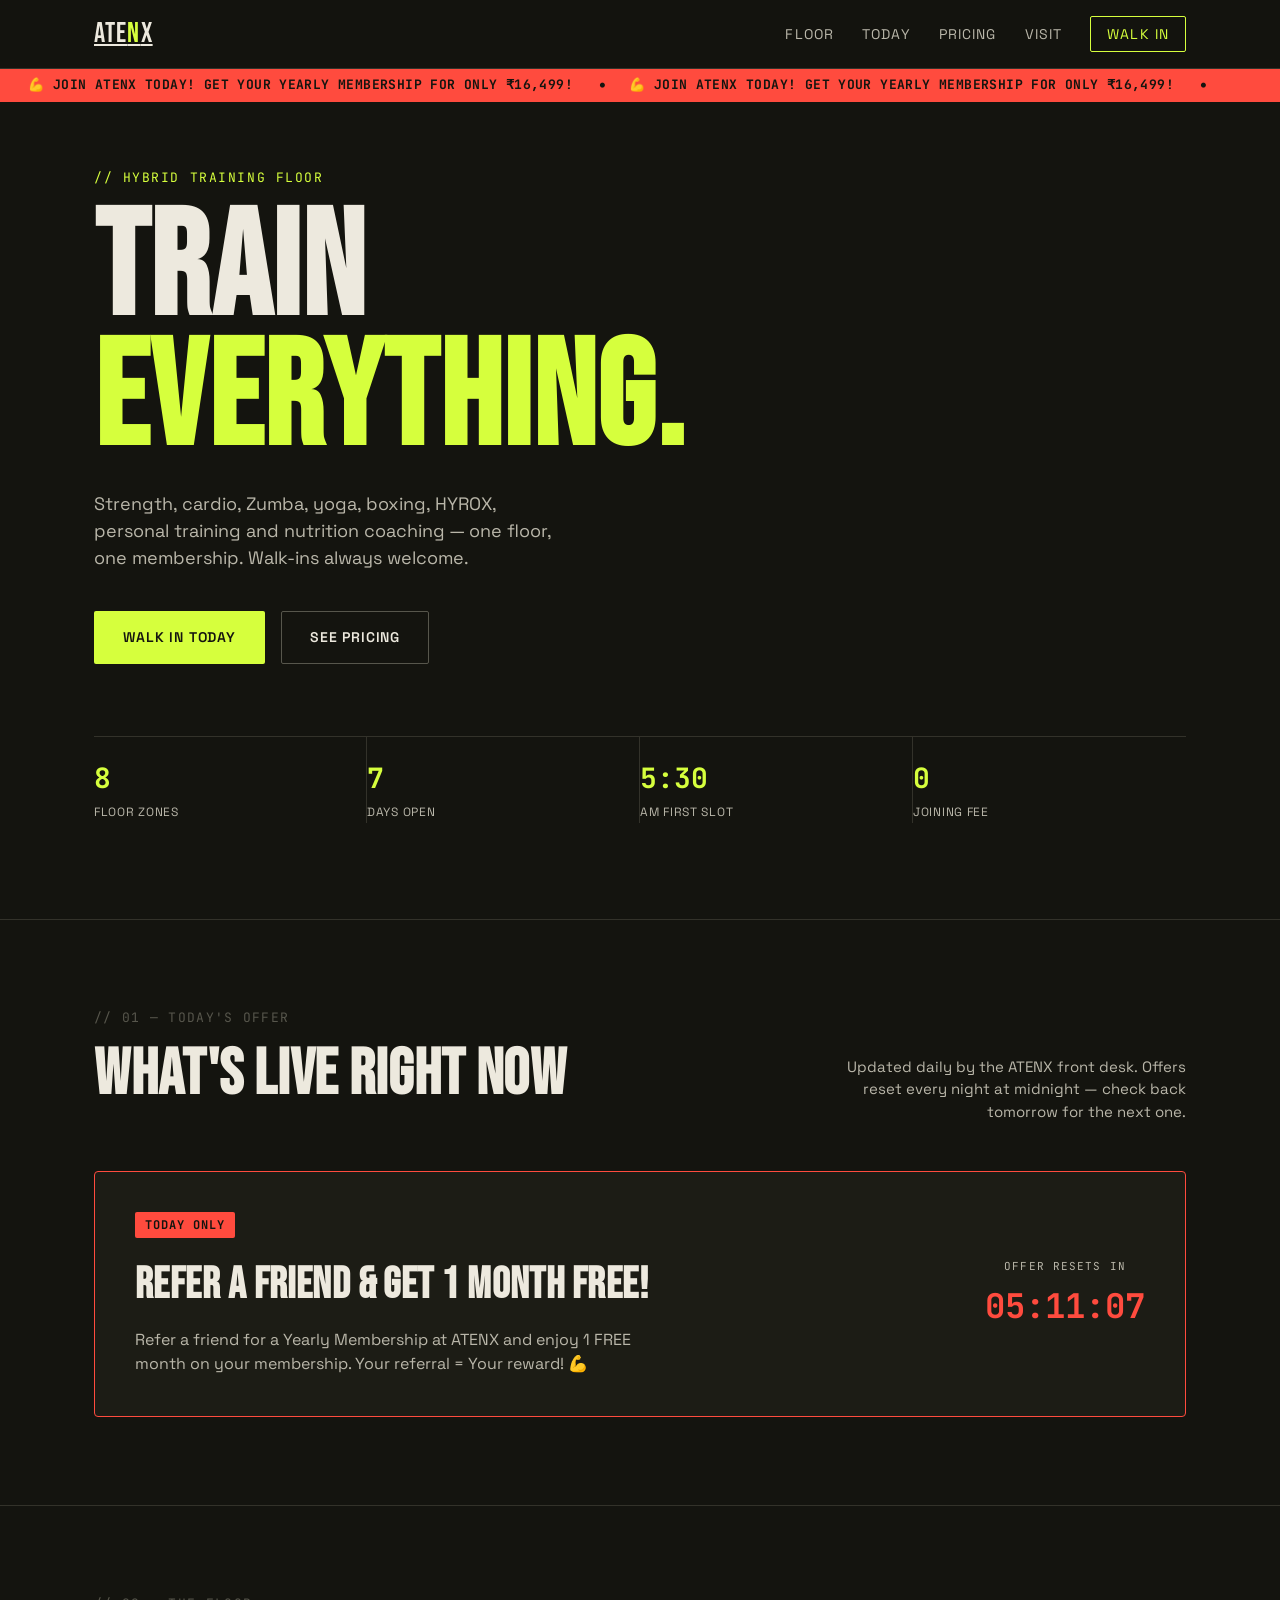
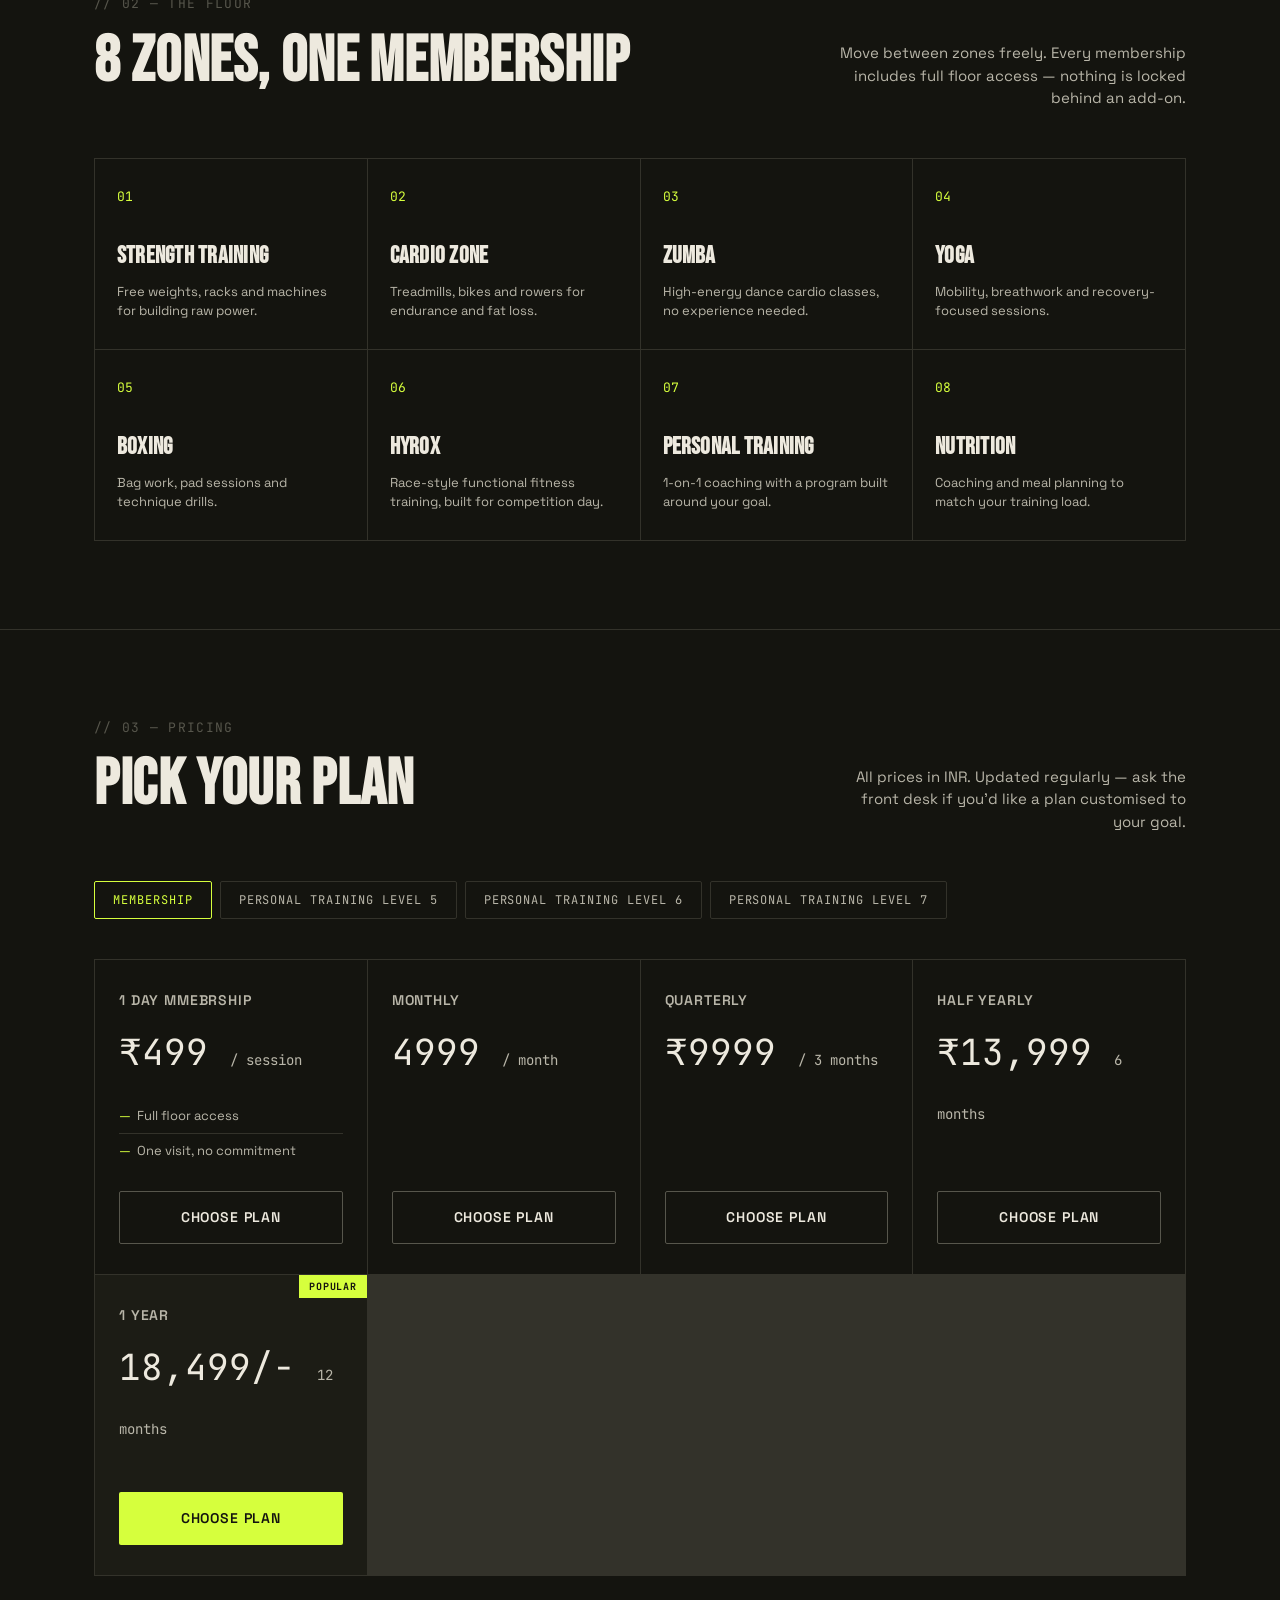
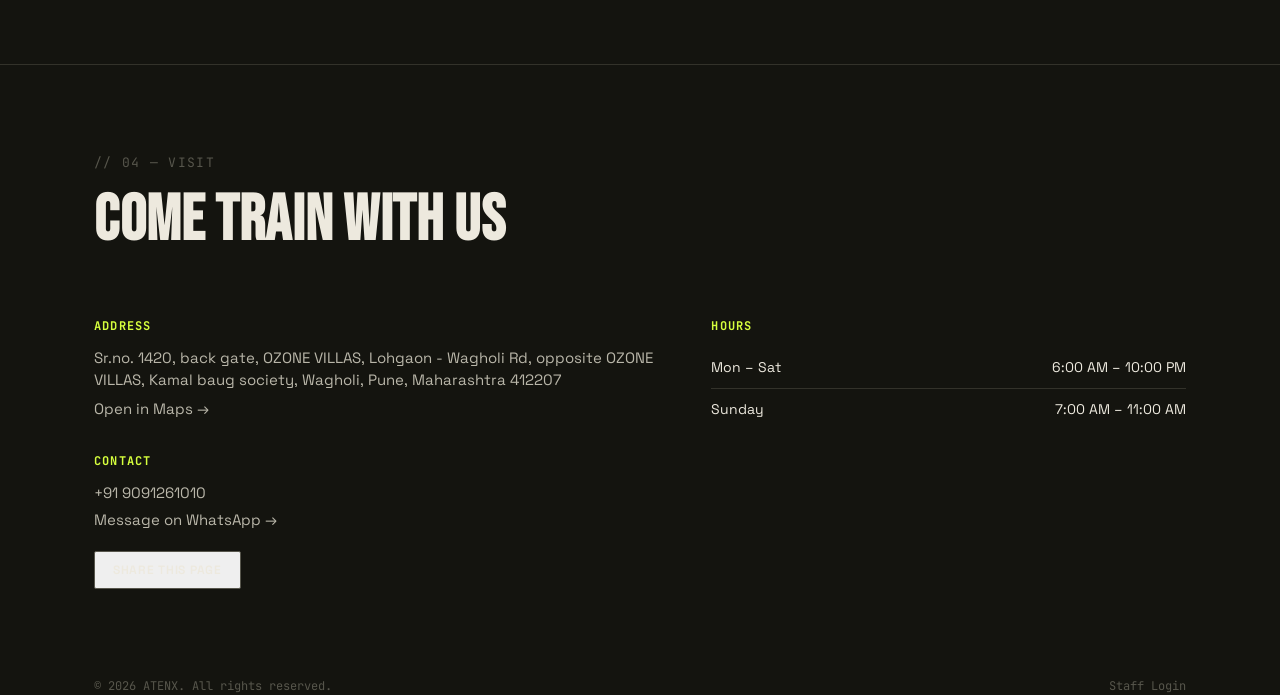
<file: index.html>
<!DOCTYPE html>
<html lang="en">
<head>
<meta charset="UTF-8">
<meta name="viewport" content="width=device-width, initial-scale=1.0">
<title>ATENX — Strength, Conditioning &amp; Everything Between</title>
<meta name="description" content="ATENX is a hybrid training floor for strength, cardio, Zumba, yoga, boxing, HYROX, personal training and nutrition coaching. Walk in today.">
<link rel="icon" href="data:,">
<link rel="stylesheet" href="style.css">
</head>
<body>

<nav class="nav">
  <div class="wrap">
    <a href="#top" class="nav-mark">ATE<span>N</span>X</a>
    <ul class="nav-links">
      <li><a href="#zones">Floor</a></li>
      <li><a href="#offer">Today</a></li>
      <li><a href="#pricing">Pricing</a></li>
      <li><a href="#visit">Visit</a></li>
      <li><a href="#visit" class="nav-cta">Walk In</a></li>
    </ul>
    <button class="nav-toggle" id="navToggle" aria-label="Open menu">MENU</button>
  </div>
</nav>

<div class="mobile-menu" id="mobileMenu">
  <div class="mobile-menu-top">
    <span class="nav-mark">ATE<span>N</span>X</span>
    <button class="close-x" id="navClose" aria-label="Close menu">CLOSE ✕</button>
  </div>
  <a href="#zones">Floor</a>
  <a href="#offer">Today</a>
  <a href="#pricing">Pricing</a>
  <a href="#visit">Visit</a>
</div>

<div class="ticker-bar">
  <div class="ticker-track" id="tickerTrack"></div>
</div>

<main id="top">

  <section class="hero">
    <div class="wrap">
      <div class="hero-eyebrow">// HYBRID TRAINING FLOOR</div>
      <h1>TRAIN<br><em>EVERYTHING.</em></h1>
      <p class="hero-sub">Strength, cardio, Zumba, yoga, boxing, HYROX, personal training and nutrition coaching — one floor, one membership. Walk-ins always welcome.</p>
      <div class="hero-actions">
        <a href="#visit" class="btn btn-volt">Walk In Today</a>
        <a href="#pricing" class="btn btn-outline">See Pricing</a>
      </div>
      <div class="hero-stats">
        <div><b>8</b><span>Floor Zones</span></div>
        <div><b>7</b><span>Days Open</span></div>
        <div><b>5:30</b><span>AM First Slot</span></div>
        <div><b>0</b><span>Joining Fee</span></div>
      </div>
    </div>
  </section>

  <section class="section" id="offer">
    <div class="wrap">
      <div class="section-head">
        <div>
          <div class="section-num">// 01 — TODAY'S OFFER</div>
          <h2>What's live right now</h2>
        </div>
        <p class="section-note">Updated daily by the ATENX front desk. Offers reset every night at midnight — check back tomorrow for the next one.</p>
      </div>
      <div class="offer-card">
        <div>
          <span class="offer-tag" id="offerTag">TODAY ONLY</span>
          <h3 id="offerTitle">Loading today's offer…</h3>
          <p id="offerDesc"></p>
        </div>
        <div class="offer-countdown">
          <div class="cd-label">Offer resets in</div>
          <div class="cd-time" id="cdTime">--:--:--</div>
        </div>
      </div>
    </div>
  </section>

  <section class="section" id="zones">
    <div class="wrap">
      <div class="section-head">
        <div>
          <div class="section-num">// 02 — THE FLOOR</div>
          <h2>8 zones, one membership</h2>
        </div>
        <p class="section-note">Move between zones freely. Every membership includes full floor access — nothing is locked behind an add-on.</p>
      </div>
      <div class="zones">
        <div class="zone">
          <span class="zone-id">01</span>
          <div><h4>Strength Training</h4><p>Free weights, racks and machines for building raw power.</p></div>
        </div>
        <div class="zone">
          <span class="zone-id">02</span>
          <div><h4>Cardio Zone</h4><p>Treadmills, bikes and rowers for endurance and fat loss.</p></div>
        </div>
        <div class="zone">
          <span class="zone-id">03</span>
          <div><h4>Zumba</h4><p>High-energy dance cardio classes, no experience needed.</p></div>
        </div>
        <div class="zone">
          <span class="zone-id">04</span>
          <div><h4>Yoga</h4><p>Mobility, breathwork and recovery-focused sessions.</p></div>
        </div>
        <div class="zone">
          <span class="zone-id">05</span>
          <div><h4>Boxing</h4><p>Bag work, pad sessions and technique drills.</p></div>
        </div>
        <div class="zone">
          <span class="zone-id">06</span>
          <div><h4>HYROX</h4><p>Race-style functional fitness training, built for competition day.</p></div>
        </div>
        <div class="zone">
          <span class="zone-id">07</span>
          <div><h4>Personal Training</h4><p>1-on-1 coaching with a program built around your goal.</p></div>
        </div>
        <div class="zone">
          <span class="zone-id">08</span>
          <div><h4>Nutrition</h4><p>Coaching and meal planning to match your training load.</p></div>
        </div>
      </div>
    </div>
  </section>

  <section class="section" id="pricing">
    <div class="wrap">
      <div class="section-head">
        <div>
          <div class="section-num">// 03 — PRICING</div>
          <h2>Pick your plan</h2>
        </div>
        <p class="section-note">All prices in INR. Updated regularly — ask the front desk if you'd like a plan customised to your goal.</p>
      </div>
      <div class="price-tabs" id="priceTabs"></div>
      <div class="price-grid" id="priceGrid"></div>
    </div>
  </section>

  <section class="section" id="visit" style="border-bottom:none;">
    <div class="wrap">
      <div class="section-head">
        <div>
          <div class="section-num">// 04 — VISIT</div>
          <h2>Come train with us</h2>
        </div>
      </div>
      <div class="visit-grid">
        <div class="visit-block">
          <h4>Address</h4>
          <p id="visitAddress">—</p>
          <p style="margin-top:6px;"><a id="visitMap" href="#" target="_blank" rel="noopener">Open in Maps →</a></p>
          <h4 style="margin-top:32px;">Contact</h4>
          <p><a id="visitPhone" href="#">—</a></p>
          <p style="margin-top:4px;"><a id="visitWhatsapp" href="#" target="_blank" rel="noopener">Message on WhatsApp →</a></p>
          <div class="share-row">
            <button class="btn btn-outline" id="shareBtn" style="padding:10px 18px; font-size:12px;">Share this page</button>
          </div>
        </div>
        <div class="visit-block">
          <h4>Hours</h4>
          <div id="visitHours"></div>
        </div>
      </div>
    </div>
  </section>

</main>

<footer class="wrap">
  <span>© <span id="year"></span> ATENX. All rights reserved.</span>
  <a href="admin.html">Staff Login</a>
</footer>

<script src="script.js"></script>
</body>
</html>
</file>
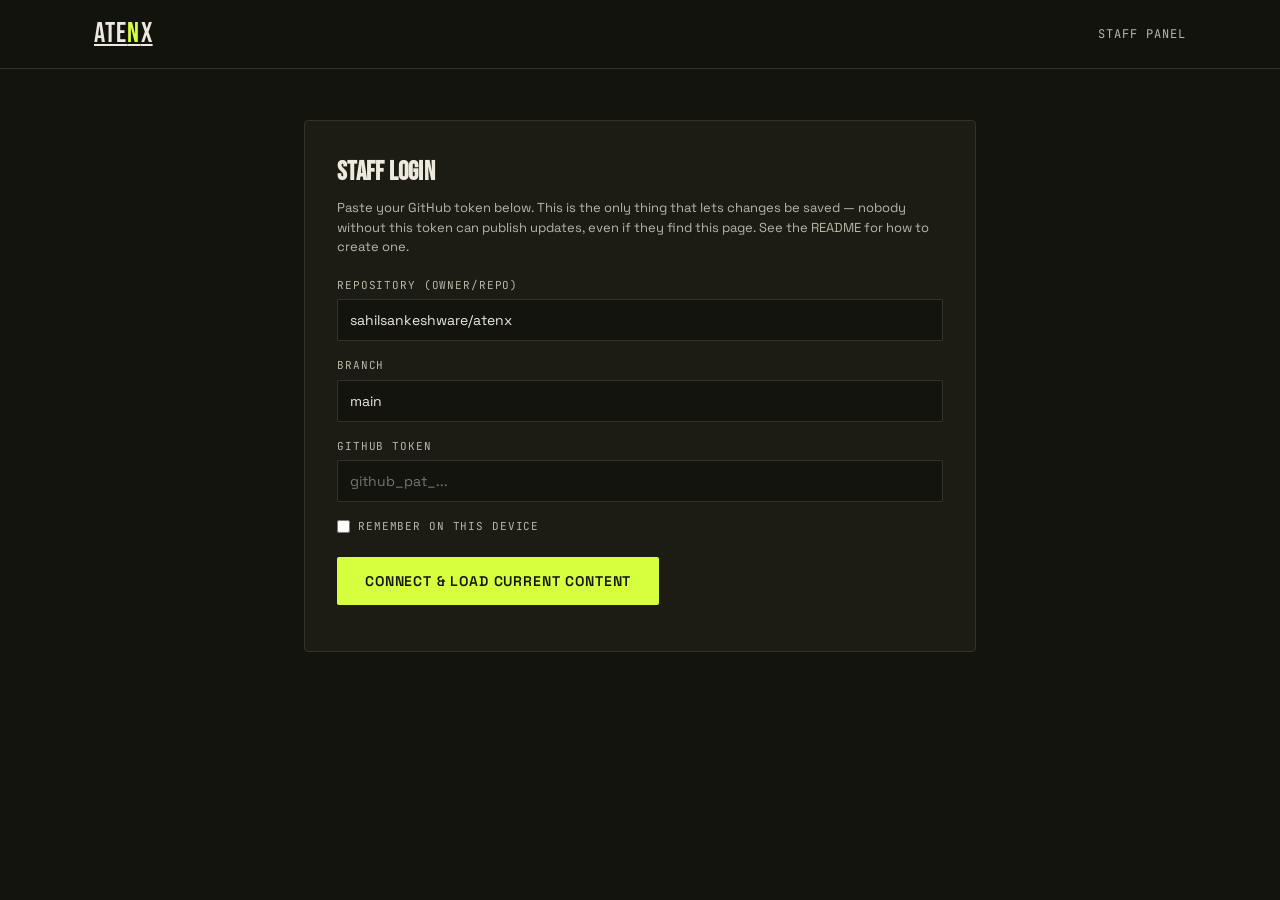
<file: admin.html>
<!DOCTYPE html>
<html lang="en">
<head>
<meta charset="UTF-8">
<meta name="viewport" content="width=device-width, initial-scale=1.0">
<meta name="robots" content="noindex, nofollow">
<title>ATENX — Staff Panel</title>
<link rel="icon" href="data:,">
<link rel="stylesheet" href="style.css">
<style>
  .admin-wrap { max-width: 720px; margin: 0 auto; padding: 120px 24px 80px; }
  .admin-card { background: var(--ink-2); border: 1px solid var(--line); border-radius: 4px; padding: 32px; margin-bottom: 24px; }
  .admin-card h3 { font-family: var(--display); font-size: 26px; letter-spacing: 0.01em; margin-bottom: 6px; }
  .admin-hint { font-size: 13px; color: var(--paper-dim); margin-bottom: 20px; }
  label { display: block; font-family: var(--mono); font-size: 11px; text-transform: uppercase; letter-spacing: 0.08em; color: var(--paper-dim); margin: 16px 0 6px; }
  label:first-of-type { margin-top: 0; }
  input[type=text], input[type=password], textarea {
    width: 100%; background: var(--ink); border: 1px solid var(--line); color: var(--paper);
    font-family: var(--body); font-size: 14px; padding: 11px 12px; border-radius: 2px;
  }
  textarea { resize: vertical; font-family: var(--mono); font-size: 13px; }
  input:focus, textarea:focus { outline: none; border-color: var(--volt); }
  .row2 { display: grid; grid-template-columns: 1fr 1fr; gap: 16px; }
  .checkbox-row { display: flex; align-items: center; gap: 8px; margin-top: 16px; }
  .checkbox-row input { width: auto; }
  .checkbox-row label { margin: 0; }
  #statusMsg { font-family: var(--mono); font-size: 13px; margin-top: 16px; min-height: 18px; }
  #statusMsg.ok { color: var(--volt); }
  #statusMsg.err { color: var(--ember); }
  .plan-block { border-top: 1px solid var(--line); padding-top: 16px; margin-top: 16px; }
  .cat-block { border: 1px solid var(--line); border-radius: 2px; padding: 20px; margin-top: 20px; }
  .cat-head { display: flex; justify-content: space-between; align-items: center; }
  .small-btn { font-family: var(--mono); font-size: 11px; background: none; border: 1px solid var(--steel); color: var(--paper-dim); padding: 6px 10px; border-radius: 2px; cursor: pointer; }
  .small-btn:hover { border-color: var(--volt); color: var(--volt); }
  .danger-btn:hover { border-color: var(--ember); color: var(--ember); }
  #app { display: none; }
</style>
</head>
<body>

<nav class="nav">
  <div class="wrap">
    <a href="index.html" class="nav-mark">ATE<span>N</span>X</a>
    <span style="font-family: var(--mono); font-size: 12px; color: var(--paper-dim); text-transform: uppercase; letter-spacing: 0.08em;">Staff Panel</span>
  </div>
</nav>

<div class="admin-wrap">

  <div class="admin-card" id="gate">
    <h3>Staff login</h3>
    <p class="admin-hint">
      Paste your GitHub token below. This is the only thing that lets changes be saved — nobody without
      this token can publish updates, even if they find this page. See the README for how to create one.
    </p>
    <label for="ownerRepo">Repository (owner/repo)</label>
    <input type="text" id="ownerRepo" placeholder="sahilsankeshware/atenx" value="sahilsankeshware/atenx">
    <label for="branchName">Branch</label>
    <input type="text" id="branchName" placeholder="main" value="main">
    <label for="tokenInput">GitHub token</label>
    <input type="password" id="tokenInput" placeholder="github_pat_...">
    <div class="checkbox-row">
      <input type="checkbox" id="rememberToken">
      <label for="rememberToken">Remember on this device</label>
    </div>
    <div style="margin-top: 22px;">
      <button class="btn btn-volt" id="connectBtn" style="border:none; cursor:pointer;">Connect &amp; load current content</button>
    </div>
    <div id="gateStatus" style="font-family: var(--mono); font-size: 13px; margin-top: 14px;"></div>
  </div>

  <div id="app">

    <div class="admin-card">
      <h3>Today's offer</h3>
      <p class="admin-hint">Shown as the highlighted banner and the scrolling ticker will include it automatically if you add it below too.</p>
      <label for="offerTag">Tag (small label)</label>
      <input type="text" id="offerTag">
      <label for="offerTitle">Title</label>
      <input type="text" id="offerTitle">
      <label for="offerDesc">Description</label>
      <textarea id="offerDesc" rows="3"></textarea>
    </div>

    <div class="admin-card">
      <h3>Scrolling ticker</h3>
      <p class="admin-hint">One offer per line — this scrolls at the top of the site.</p>
      <textarea id="tickerText" rows="5"></textarea>
    </div>

    <div class="admin-card">
      <h3>Pricing</h3>
      <p class="admin-hint">Edit categories and plans. Use the buttons to add or remove a category or plan.</p>
      <div id="pricingEditor"></div>
      <div style="margin-top:18px;">
        <button class="small-btn" id="addCategoryBtn" type="button">+ Add category</button>
      </div>
    </div>

    <div class="admin-card">
      <h3>Gym info</h3>
      <div class="row2">
        <div><label for="giPhone">Phone</label><input type="text" id="giPhone"></div>
        <div><label for="giWhatsapp">WhatsApp number (digits, country code)</label><input type="text" id="giWhatsapp"></div>
      </div>
      <label for="giAddress">Address</label>
      <input type="text" id="giAddress">
      <label for="giMap">Map link</label>
      <input type="text" id="giMap">
      <label for="giHours">Hours — one line each, format: Days | Time</label>
      <textarea id="giHours" rows="3" placeholder="Mon – Sat | 5:30 AM – 10:30 PM&#10;Sunday | 7:00 AM – 1:00 PM"></textarea>
    </div>

    <div class="admin-card">
      <button class="btn btn-volt" id="saveBtn" style="border:none; cursor:pointer; width:100%;">Publish changes to the live site</button>
      <div id="statusMsg"></div>
    </div>

  </div>

</div>

<script src="admin.js"></script>
</body>
</html>
</file>
<file: style.css>
@import url('https://fonts.googleapis.com/css2?family=Bebas+Neue&family=Space+Grotesk:wght@400;500;600;700&family=JetBrains+Mono:wght@400;500;700&display=swap');

:root {
  --ink: #14140f;
  --ink-2: #1c1c15;
  --paper: #ede9de;
  --paper-dim: #b9b6a9;
  --volt: #d6ff3d;
  --ember: #ff4b3e;
  --steel: #57564c;
  --line: #33322a;
  --display: 'Bebas Neue', sans-serif;
  --body: 'Space Grotesk', sans-serif;
  --mono: 'JetBrains Mono', monospace;
}

* { box-sizing: border-box; margin: 0; padding: 0; }

html { scroll-behavior: smooth; }

@media (prefers-reduced-motion: reduce) {
  html { scroll-behavior: auto; }
  * { animation-duration: 0.01ms !important; animation-iteration-count: 1 !important; transition-duration: 0.01ms !important; }
}

body {
  background: var(--ink);
  color: var(--paper);
  font-family: var(--body);
  line-height: 1.5;
  -webkit-font-smoothing: antialiased;
}

a { color: inherit; }

::selection { background: var(--volt); color: var(--ink); }

:focus-visible {
  outline: 2px solid var(--volt);
  outline-offset: 3px;
}

.wrap {
  max-width: 1140px;
  margin: 0 auto;
  padding: 0 24px;
}

/* ---------- NAV ---------- */
.nav {
  position: fixed;
  top: 0; left: 0; right: 0;
  z-index: 50;
  background: rgba(20, 20, 15, 0.92);
  backdrop-filter: blur(6px);
  border-bottom: 1px solid var(--line);
}
.nav .wrap {
  display: flex;
  align-items: center;
  justify-content: space-between;
  height: 68px;
}
.nav-mark {
  font-family: var(--display);
  font-size: 28px;
  letter-spacing: 0.04em;
  color: var(--paper);
}
.nav-mark span { color: var(--volt); }
.nav-links {
  display: flex;
  align-items: center;
  gap: 28px;
  list-style: none;
  font-size: 14px;
  text-transform: uppercase;
  letter-spacing: 0.08em;
}
.nav-links a { text-decoration: none; color: var(--paper-dim); transition: color 0.2s; }
.nav-links a:hover { color: var(--volt); }
.nav-cta {
  border: 1px solid var(--volt);
  color: var(--volt) !important;
  padding: 8px 16px;
  border-radius: 2px;
}
.nav-cta:hover { background: var(--volt); color: var(--ink) !important; }
.nav-toggle { display: none; }

@media (max-width: 760px) {
  .nav-links { display: none; }
  .nav-toggle {
    display: block;
    background: none; border: 1px solid var(--line); color: var(--paper);
    font-family: var(--mono); font-size: 12px; padding: 8px 12px; border-radius: 2px;
  }
}

/* ---------- TICKER ---------- */
.ticker-bar {
  position: fixed;
  top: 68px; left: 0; right: 0;
  z-index: 49;
  background: var(--ember);
  color: var(--ink);
  overflow: hidden;
  white-space: nowrap;
  border-bottom: 1px solid var(--ink);
}
.ticker-track {
  display: inline-flex;
  align-items: center;
  animation: scroll-left 32s linear infinite;
  padding: 7px 0;
}
.ticker-item {
  font-family: var(--mono);
  font-size: 13px;
  font-weight: 700;
  letter-spacing: 0.03em;
  text-transform: uppercase;
  padding: 0 28px;
  position: relative;
}
.ticker-item::after {
  content: '●';
  position: absolute;
  right: -4px;
  font-size: 8px;
  top: 4px;
}
@keyframes scroll-left {
  from { transform: translateX(0); }
  to { transform: translateX(-50%); }
}

/* ---------- HERO ---------- */
.hero {
  padding: 168px 0 96px;
  border-bottom: 1px solid var(--line);
  position: relative;
  overflow: hidden;
}
.hero-eyebrow {
  font-family: var(--mono);
  font-size: 13px;
  color: var(--volt);
  letter-spacing: 0.12em;
  text-transform: uppercase;
  margin-bottom: 18px;
}
.hero h1 {
  font-family: var(--display);
  font-size: clamp(64px, 13vw, 148px);
  line-height: 0.88;
  letter-spacing: 0.01em;
  color: var(--paper);
}
.hero h1 em {
  font-style: normal;
  color: var(--volt);
}
.hero-sub {
  max-width: 480px;
  font-size: 18px;
  color: var(--paper-dim);
  margin-top: 24px;
}
.hero-actions {
  display: flex;
  gap: 16px;
  margin-top: 40px;
  flex-wrap: wrap;
}
.btn {
  font-family: var(--body);
  font-weight: 600;
  font-size: 14px;
  text-transform: uppercase;
  letter-spacing: 0.06em;
  padding: 15px 28px;
  border-radius: 2px;
  text-decoration: none;
  display: inline-block;
  border: 1px solid transparent;
  transition: transform 0.15s ease, background 0.2s, color 0.2s, border-color 0.2s;
}
.btn:hover { transform: translateY(-2px); }
.btn-volt { background: var(--volt); color: var(--ink); }
.btn-volt:hover { background: #c3ec2c; }
.btn-outline { border-color: var(--steel); color: var(--paper); }
.btn-outline:hover { border-color: var(--volt); color: var(--volt); }

.hero-stats {
  margin-top: 72px;
  display: grid;
  grid-template-columns: repeat(4, 1fr);
  border-top: 1px solid var(--line);
}
.hero-stats div { padding: 20px 0 0; border-right: 1px solid var(--line); }
.hero-stats div:last-child { border-right: none; }
.hero-stats b {
  display: block;
  font-family: var(--mono);
  font-size: 28px;
  color: var(--volt);
}
.hero-stats span { font-size: 12px; color: var(--paper-dim); text-transform: uppercase; letter-spacing: 0.06em; }

@media (max-width: 760px) {
  .hero-stats { grid-template-columns: repeat(2, 1fr); }
  .hero-stats div { padding-bottom: 16px; }
}

/* ---------- SECTION HEADS ---------- */
.section { padding: 88px 0; border-bottom: 1px solid var(--line); }
.section-head {
  display: flex;
  justify-content: space-between;
  align-items: flex-end;
  margin-bottom: 48px;
  gap: 24px;
  flex-wrap: wrap;
}
.section-num {
  font-family: var(--mono);
  color: var(--steel);
  font-size: 13px;
  letter-spacing: 0.1em;
}
.section-head h2 {
  font-family: var(--display);
  font-size: clamp(40px, 6vw, 64px);
  letter-spacing: 0.01em;
  color: var(--paper);
}
.section-note { max-width: 360px; color: var(--paper-dim); font-size: 15px; text-align: right; }
@media (max-width: 760px) { .section-note { text-align: left; } }

/* ---------- TODAY OFFER ---------- */
.offer-card {
  background: var(--ink-2);
  border: 1px solid var(--ember);
  border-radius: 4px;
  padding: 40px;
  display: grid;
  grid-template-columns: 1fr auto;
  gap: 32px;
  align-items: center;
}
.offer-tag {
  display: inline-block;
  background: var(--ember);
  color: var(--ink);
  font-family: var(--mono);
  font-size: 12px;
  font-weight: 700;
  letter-spacing: 0.08em;
  padding: 4px 10px;
  border-radius: 2px;
  margin-bottom: 14px;
}
.offer-card h3 {
  font-family: var(--display);
  font-size: clamp(30px, 4vw, 44px);
  color: var(--paper);
  letter-spacing: 0.01em;
}
.offer-card p { color: var(--paper-dim); margin-top: 10px; max-width: 520px; }
.offer-countdown { text-align: center; }
.offer-countdown .cd-label {
  font-family: var(--mono); font-size: 11px; color: var(--paper-dim);
  text-transform: uppercase; letter-spacing: 0.1em; margin-bottom: 6px;
}
.offer-countdown .cd-time {
  font-family: var(--mono); font-size: 34px; color: var(--ember); font-weight: 700;
  white-space: nowrap;
}
@media (max-width: 700px) {
  .offer-card { grid-template-columns: 1fr; text-align: left; }
  .offer-countdown { text-align: left; }
}

/* ---------- FLOOR ZONES (SERVICES) ---------- */
.zones {
  display: grid;
  grid-template-columns: repeat(4, 1fr);
  gap: 1px;
  background: var(--line);
  border: 1px solid var(--line);
}
.zone {
  background: var(--ink);
  padding: 28px 22px;
  min-height: 190px;
  display: flex;
  flex-direction: column;
  justify-content: space-between;
  transition: background 0.2s;
}
.zone:hover { background: var(--ink-2); }
.zone-id { font-family: var(--mono); color: var(--volt); font-size: 13px; }
.zone h4 {
  font-family: var(--display);
  font-size: 24px;
  letter-spacing: 0.01em;
  margin-top: 24px;
  color: var(--paper);
}
.zone p { font-size: 13px; color: var(--paper-dim); margin-top: 8px; }

@media (max-width: 900px) { .zones { grid-template-columns: repeat(2, 1fr); } }
@media (max-width: 520px) { .zones { grid-template-columns: 1fr; } }

/* ---------- PRICING ---------- */
.price-tabs {
  display: flex;
  gap: 8px;
  margin-bottom: 40px;
  flex-wrap: wrap;
}
.price-tab {
  font-family: var(--mono);
  font-size: 12px;
  text-transform: uppercase;
  letter-spacing: 0.08em;
  background: none;
  border: 1px solid var(--line);
  color: var(--paper-dim);
  padding: 10px 18px;
  border-radius: 2px;
  cursor: pointer;
  transition: all 0.15s;
}
.price-tab.active, .price-tab:hover { border-color: var(--volt); color: var(--volt); }

.price-grid {
  display: grid;
  grid-template-columns: repeat(auto-fit, minmax(230px, 1fr));
  gap: 1px;
  background: var(--line);
  border: 1px solid var(--line);
}
.price-card {
  background: var(--ink);
  padding: 30px 24px;
  display: flex;
  flex-direction: column;
}
.price-card.highlight { background: var(--ink-2); position: relative; }
.price-card.highlight::before {
  content: 'POPULAR';
  position: absolute; top: 0; right: 0;
  background: var(--volt); color: var(--ink);
  font-family: var(--mono); font-size: 10px; font-weight: 700;
  letter-spacing: 0.08em; padding: 4px 10px;
}
.price-name { font-family: var(--body); font-weight: 600; text-transform: uppercase; letter-spacing: 0.06em; font-size: 14px; color: var(--paper-dim); }
.price-amount { font-family: var(--mono); font-size: 36px; color: var(--paper); margin-top: 14px; }
.price-amount span { font-size: 14px; color: var(--paper-dim); }
.price-features { list-style: none; margin-top: 20px; flex: 1; }
.price-features li {
  font-size: 13px; color: var(--paper-dim);
  padding: 7px 0 7px 18px;
  border-top: 1px solid var(--line);
  position: relative;
}
.price-features li:first-child { border-top: none; }
.price-features li::before { content: '—'; position: absolute; left: 0; color: var(--volt); }
.price-cta {
  margin-top: 24px; text-align: center; font-size: 13px;
}

/* ---------- VISIT ---------- */
.visit-grid {
  display: grid;
  grid-template-columns: 1.2fr 1fr;
  gap: 48px;
}
.visit-block h4 {
  font-family: var(--mono); font-size: 12px; text-transform: uppercase;
  letter-spacing: 0.1em; color: var(--volt); margin-bottom: 12px;
}
.visit-block p, .visit-block a { color: var(--paper-dim); font-size: 15px; text-decoration: none; }
.hours-row {
  display: flex; justify-content: space-between;
  padding: 10px 0; border-top: 1px solid var(--line); font-size: 14px;
}
.hours-row:first-of-type { border-top: none; }
.share-row { display: flex; gap: 12px; margin-top: 20px; flex-wrap: wrap; }
@media (max-width: 760px) { .visit-grid { grid-template-columns: 1fr; } }

/* ---------- FOOTER ---------- */
footer {
  padding: 40px 0;
  display: flex;
  justify-content: space-between;
  align-items: center;
  flex-wrap: wrap;
  gap: 12px;
  font-size: 12px;
  color: var(--steel);
  font-family: var(--mono);
}
footer a { color: var(--steel); text-decoration: none; }
footer a:hover { color: var(--volt); }

/* ---------- MOBILE MENU ---------- */
.mobile-menu {
  position: fixed;
  inset: 0;
  background: var(--ink);
  z-index: 60;
  display: none;
  flex-direction: column;
  padding: 24px;
}
.mobile-menu.open { display: flex; }
.mobile-menu-top { display: flex; justify-content: space-between; align-items: center; }
.mobile-menu a {
  font-family: var(--display);
  font-size: 40px;
  text-decoration: none;
  color: var(--paper);
  margin-top: 32px;
  display: block;
}
.close-x { background: none; border: none; color: var(--paper); font-size: 24px; font-family: var(--mono); cursor: pointer; }
</file>
